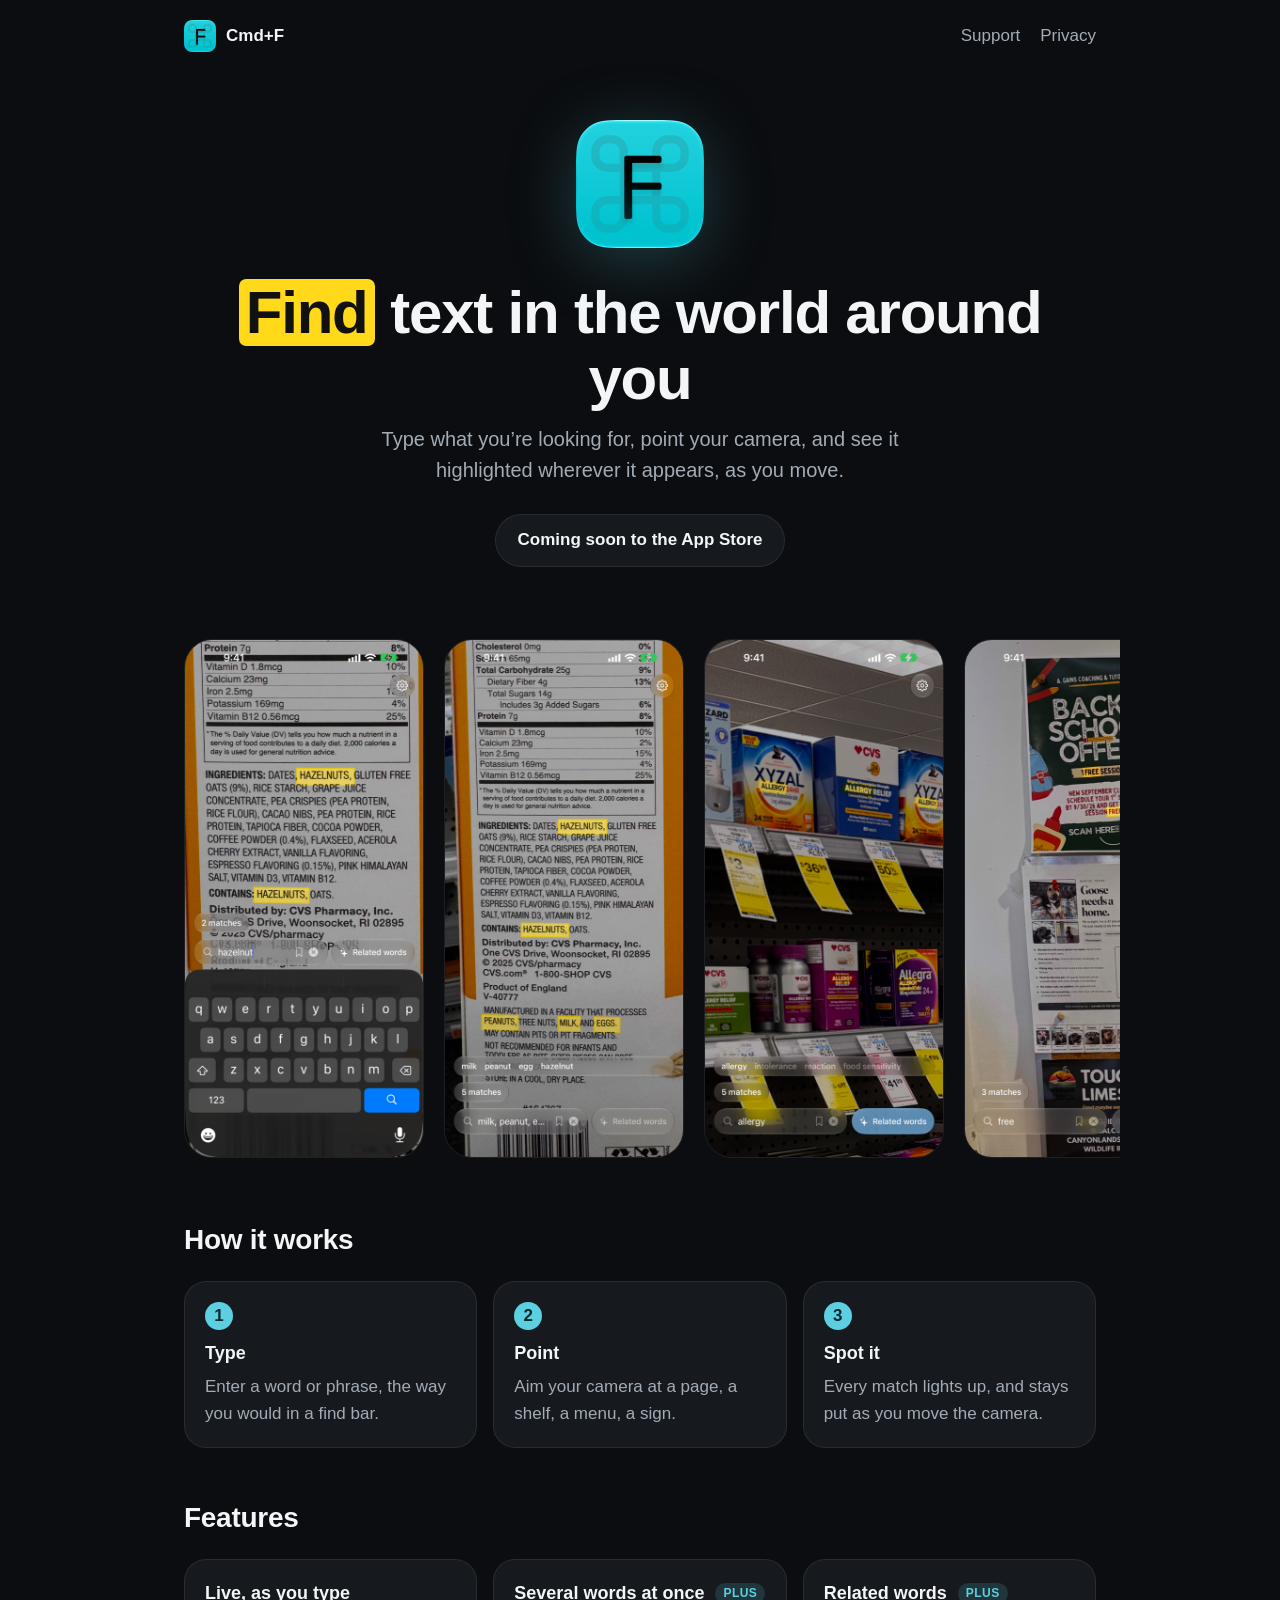
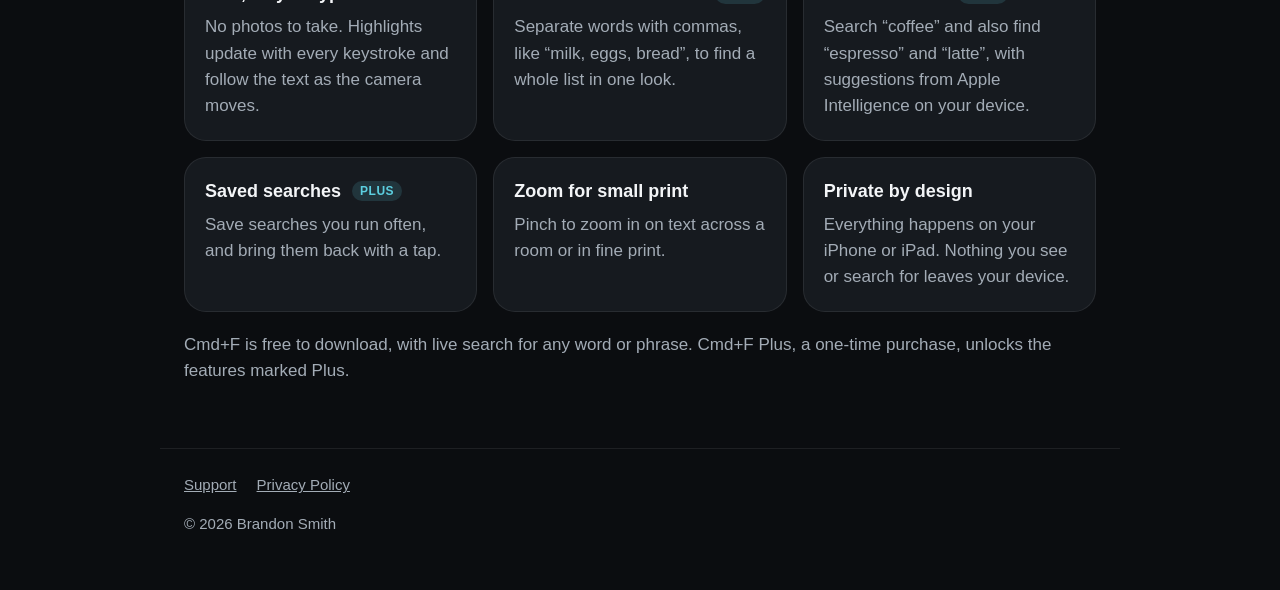
<file: index.html>
<!doctype html>
<html lang="en">
<head>
  <meta charset="utf-8">
  <meta name="viewport" content="width=device-width, initial-scale=1">
  <title>Cmd+F</title>
  <meta name="description" content="Cmd+F is Find for the real world: type a word, point your camera, and see it highlighted wherever it appears.">
  <link rel="icon" href="images/icon.png">
  <link rel="apple-touch-icon" href="images/icon.png">
  <link rel="stylesheet" href="style.css">
</head>
<body>
  <header class="nav">
    <a class="brand" href="./"><img src="images/icon.png" alt="">Cmd+F</a>
    <nav aria-label="Site">
      <ul>
        <li><a href="support.html">Support</a></li>
        <li><a href="privacy.html">Privacy</a></li>
      </ul>
    </nav>
  </header>

  <main>
    <div class="hero">
      <img class="icon" src="images/icon.png" alt="Cmd+F app icon">
      <h1><mark>Find</mark> text in the world around you</h1>
      <p>Type what you’re looking for, point your camera, and see it highlighted wherever it appears, as you move.</p>
      <!-- TODO: replace with the App Store badge and link once the app is live. -->
      <span class="badge">Coming soon to the App Store</span>
    </div>

    <div class="screens" aria-label="Screenshots">
      <img src="images/screens/01-find.png" alt="An ingredients list with “hazelnuts” highlighted in yellow">
      <img src="images/screens/02-several.png" alt="An ingredients list with hazelnuts, peanuts, milk and eggs highlighted at once">
      <img src="images/screens/03-related.png" alt="A pharmacy shelf with “allergy” highlighted on boxes, and related words listed">
      <img src="images/screens/04-board.png" alt="A bulletin board with “free” highlighted on a flyer">
      <img src="images/screens/05-saved.png" alt="Saved searches ready to tap above the search field">
    </div>

    <section aria-labelledby="how">
      <h2 id="how">How it works</h2>
      <ol class="steps">
        <li>
          <h3>Type</h3>
          <p>Enter a word or phrase, the way you would in a find bar.</p>
        </li>
        <li>
          <h3>Point</h3>
          <p>Aim your camera at a page, a shelf, a menu, a sign.</p>
        </li>
        <li>
          <h3>Spot it</h3>
          <p>Every match lights up, and stays put as you move the camera.</p>
        </li>
      </ol>
    </section>

    <section aria-labelledby="features">
      <h2 id="features">Features</h2>
      <ul class="features">
        <li>
          <h3>Live, as you type</h3>
          <p>No photos to take. Highlights update with every keystroke and follow the text as the camera moves.</p>
        </li>
        <li>
          <h3>Several words at once <span class="plus">Plus</span></h3>
          <p>Separate words with commas, like “milk, eggs, bread”, to find a whole list in one look.</p>
        </li>
        <li>
          <h3>Related words <span class="plus">Plus</span></h3>
          <p>Search “coffee” and also find “espresso” and “latte”, with suggestions from Apple Intelligence on your device.</p>
        </li>
        <li>
          <h3>Saved searches <span class="plus">Plus</span></h3>
          <p>Save searches you run often, and bring them back with a tap.</p>
        </li>
        <li>
          <h3>Zoom for small print</h3>
          <p>Pinch to zoom in on text across a room or in fine print.</p>
        </li>
        <li>
          <h3>Private by design</h3>
          <p>Everything happens on your iPhone or iPad. Nothing you see or search for leaves your device.</p>
        </li>
      </ul>
      <p class="note">Cmd+F is free to download, with live search for any word or phrase. Cmd+F Plus, a one-time purchase, unlocks the features marked Plus.</p>
    </section>
  </main>

  <footer>
    <nav aria-label="Footer">
      <a href="support.html">Support</a>
      <a href="privacy.html">Privacy Policy</a>
    </nav>
    <p>© 2026 Brandon Smith</p>
  </footer>
</body>
</html>
</file>
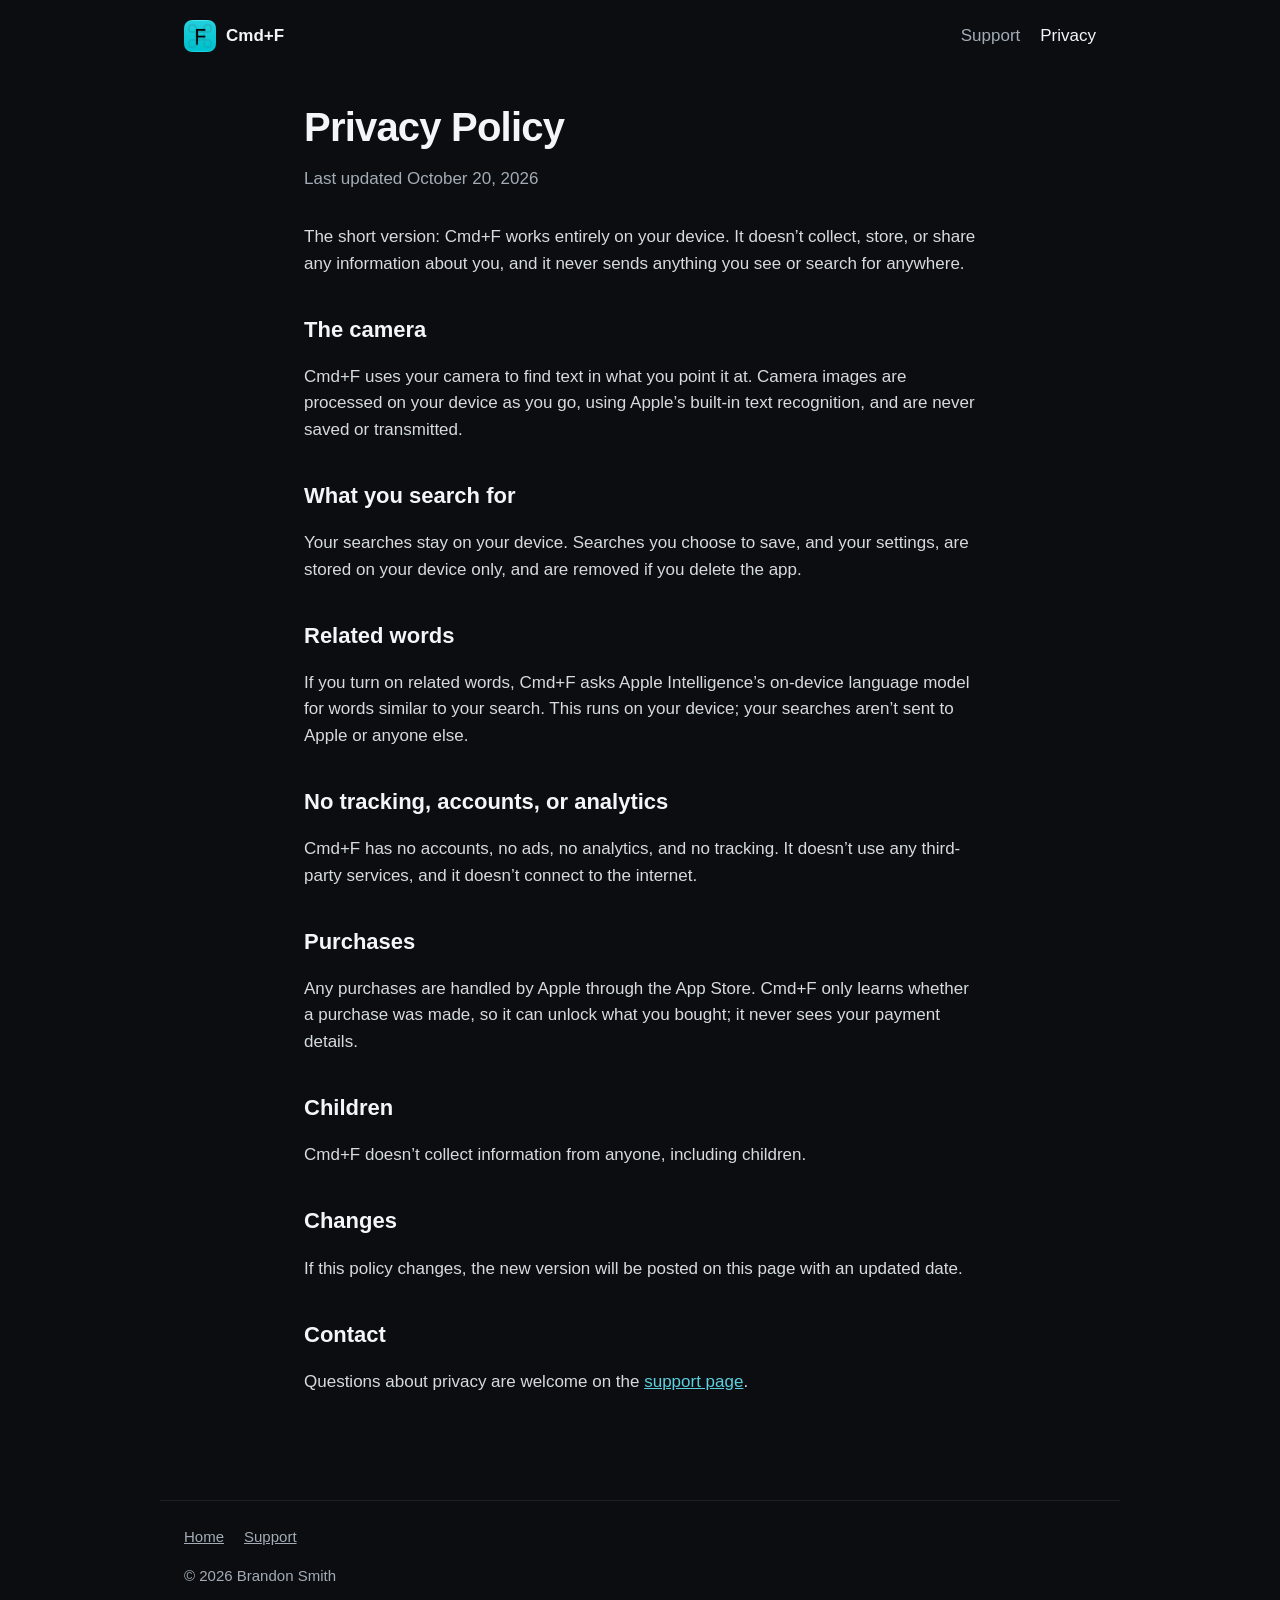
<file: privacy.html>
<!doctype html>
<html lang="en">
<head>
  <meta charset="utf-8">
  <meta name="viewport" content="width=device-width, initial-scale=1">
  <title>Privacy Policy · Cmd+F</title>
  <meta name="description" content="Cmd+F’s privacy policy: everything happens on your device, and no data is collected.">
  <link rel="icon" href="images/icon.png">
  <link rel="stylesheet" href="style.css">
</head>
<body>
  <header class="nav">
    <a class="brand" href="./"><img src="images/icon.png" alt="">Cmd+F</a>
    <nav aria-label="Site">
      <ul>
        <li><a href="support.html">Support</a></li>
        <li><a href="privacy.html" aria-current="page">Privacy</a></li>
      </ul>
    </nav>
  </header>

  <main class="page">
    <h1>Privacy Policy</h1>
    <p class="updated">Last updated October 20, 2026</p>

    <p>The short version: Cmd+F works entirely on your device. It doesn’t collect, store, or share any information about you, and it never sends anything you see or search for anywhere.</p>

    <h2>The camera</h2>
    <p>Cmd+F uses your camera to find text in what you point it at. Camera images are processed on your device as you go, using Apple’s built-in text recognition, and are never saved or transmitted.</p>

    <h2>What you search for</h2>
    <p>Your searches stay on your device. Searches you choose to save, and your settings, are stored on your device only, and are removed if you delete the app.</p>

    <h2>Related words</h2>
    <p>If you turn on related words, Cmd+F asks Apple Intelligence’s on-device language model for words similar to your search. This runs on your device; your searches aren’t sent to Apple or anyone else.</p>

    <h2>No tracking, accounts, or analytics</h2>
    <p>Cmd+F has no accounts, no ads, no analytics, and no tracking. It doesn’t use any third-party services, and it doesn’t connect to the internet.</p>

    <h2>Purchases</h2>
    <p>Any purchases are handled by Apple through the App Store. Cmd+F only learns whether a purchase was made, so it can unlock what you bought; it never sees your payment details.</p>

    <h2>Children</h2>
    <p>Cmd+F doesn’t collect information from anyone, including children.</p>

    <h2>Changes</h2>
    <p>If this policy changes, the new version will be posted on this page with an updated date.</p>

    <h2>Contact</h2>
    <p>Questions about privacy are welcome on the <a href="support.html">support page</a>.</p>
  </main>

  <footer>
    <nav aria-label="Footer">
      <a href="./">Home</a>
      <a href="support.html">Support</a>
    </nav>
    <p>© 2026 Brandon Smith</p>
  </footer>
</body>
</html>
</file>
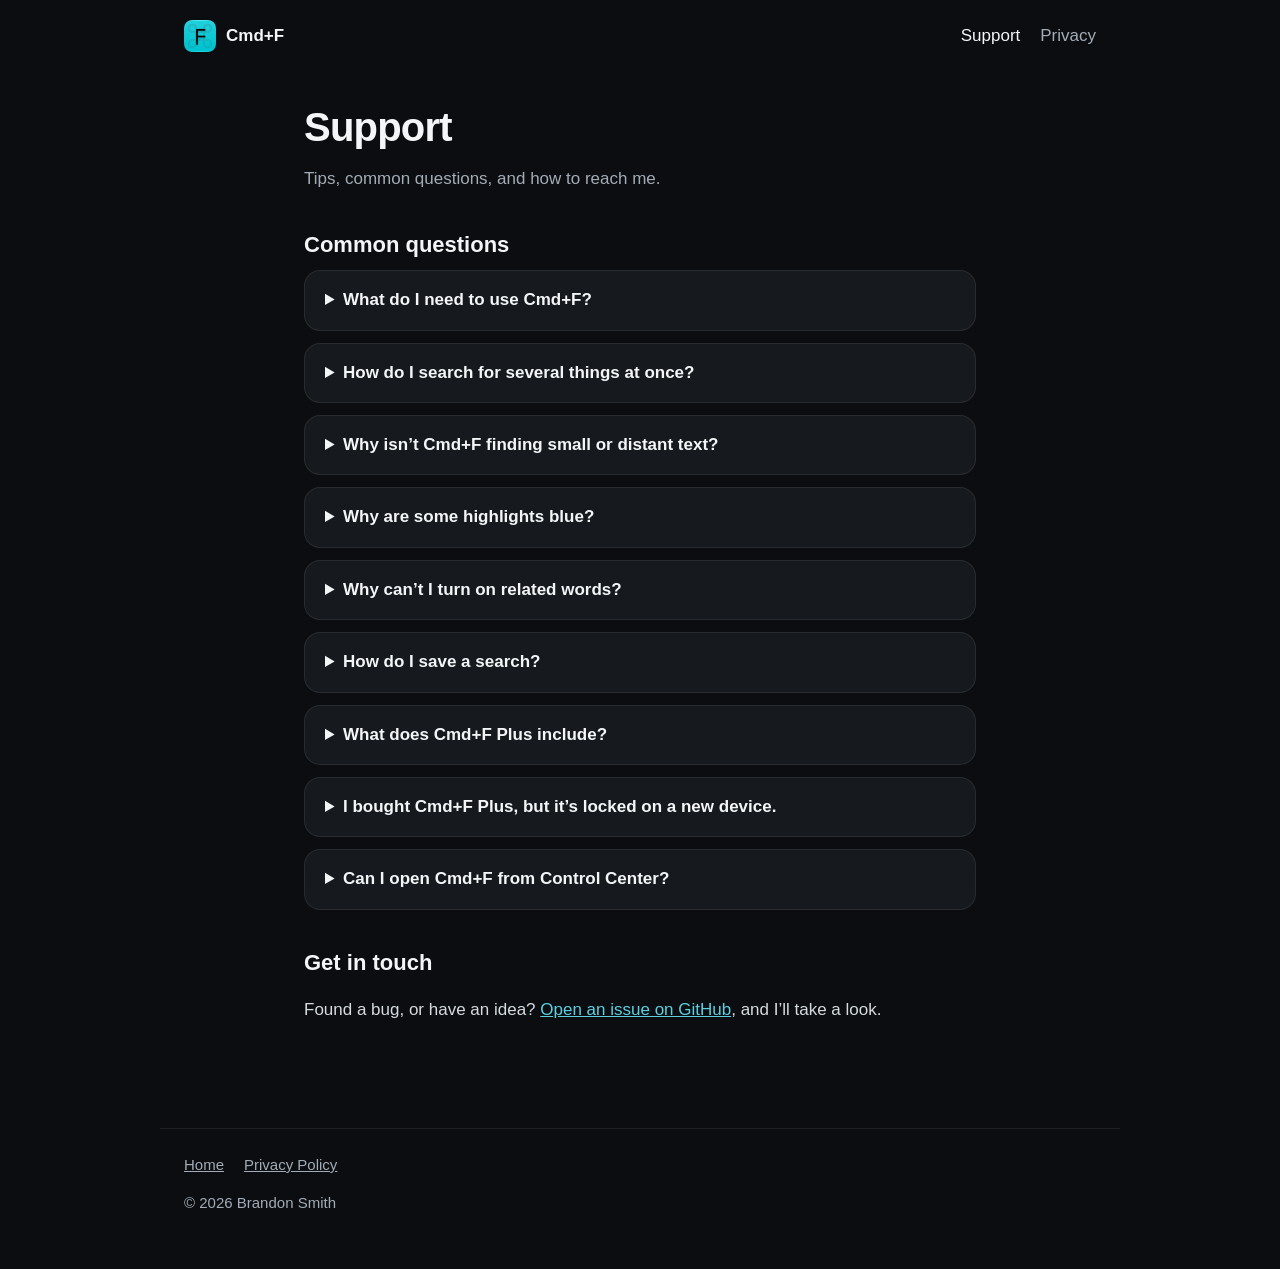
<file: support.html>
<!doctype html>
<html lang="en">
<head>
  <meta charset="utf-8">
  <meta name="viewport" content="width=device-width, initial-scale=1">
  <title>Support · Cmd+F</title>
  <meta name="description" content="Help with Cmd+F: tips, common questions, and how to get in touch.">
  <link rel="icon" href="images/icon.png">
  <link rel="stylesheet" href="style.css">
</head>
<body>
  <header class="nav">
    <a class="brand" href="./"><img src="images/icon.png" alt="">Cmd+F</a>
    <nav aria-label="Site">
      <ul>
        <li><a href="support.html" aria-current="page">Support</a></li>
        <li><a href="privacy.html">Privacy</a></li>
      </ul>
    </nav>
  </header>

  <main class="page">
    <h1>Support</h1>
    <p class="updated">Tips, common questions, and how to reach me.</p>

    <h2>Common questions</h2>

    <details>
      <summary>What do I need to use Cmd+F?</summary>
      <p>An iPhone or iPad running iOS 27 or later, with a camera. Related words also need Apple Intelligence to be available and turned on.</p>
    </details>

    <details>
      <summary>How do I search for several things at once?</summary>
      <p>Separate them with commas, like “milk, eggs, bread”. Spaces stay part of a search, so phrases like “olive oil” work as one.</p>
    </details>

    <details>
      <summary>Why isn’t Cmd+F finding small or distant text?</summary>
      <p>Pinch to zoom in, or move closer. Text that’s large enough to read comfortably on screen is found most reliably. Good light and holding the camera steady help too.</p>
    </details>

    <details>
      <summary>Why are some highlights blue?</summary>
      <p>With related words turned on, blue highlights are words related to your search, like “espresso” for “coffee”. Yellow highlights match what you typed.</p>
    </details>

    <details>
      <summary>Why can’t I turn on related words?</summary>
      <p>Related words use Apple Intelligence, so they need a device that supports it, with Apple Intelligence turned on in Settings. They also apply to one search at a time, so they pause while you’re searching for several words separated by commas.</p>
    </details>

    <details>
      <summary>How do I save a search?</summary>
      <p>Tap the bookmark in the search field. Saved searches appear above the search field when it’s empty, and you can edit or delete them in Settings.</p>
    </details>

    <details>
      <summary>What does Cmd+F Plus include?</summary>
      <p>Cmd+F Plus is a one-time purchase that unlocks searching for several words at once, saved searches, and related words. Live search for any single word or phrase is free.</p>
    </details>

    <details>
      <summary>I bought Cmd+F Plus, but it’s locked on a new device.</summary>
      <p>Open Settings (the gear button) and tap Restore Purchases, using the same Apple Account you bought it with.</p>
    </details>

    <details>
      <summary>Can I open Cmd+F from Control Center?</summary>
      <p>Yes. Open Control Center, tap and hold an empty spot, choose Add a Control, and search for Cmd+F. You can also add a Cmd+F widget to your Home Screen.</p>
    </details>

    <h2>Get in touch</h2>
    <p>Found a bug, or have an idea? <a href="https://github.com/brundonsmith/cmd-f/issues">Open an issue on GitHub</a>, and I’ll take a look.</p>
  </main>

  <footer>
    <nav aria-label="Footer">
      <a href="./">Home</a>
      <a href="privacy.html">Privacy Policy</a>
    </nav>
    <p>© 2026 Brandon Smith</p>
  </footer>
</body>
</html>
</file>
<file: style.css>
:root {
  --background: #0b0d10;
  --surface: #161a1f;
  --text: #f3f5f7;
  --secondary: #a3acb6;
  --accent: #5ccfe0;
  --highlight: #ffd91a;
  --border: rgba(255, 255, 255, 0.08);
  --radius: 22px;
  color-scheme: dark;
}

* {
  box-sizing: border-box;
}

html {
  -webkit-text-size-adjust: 100%;
}

body {
  margin: 0;
  background: var(--background);
  color: var(--text);
  font: 17px/1.55 -apple-system, BlinkMacSystemFont, "SF Pro Text", "Helvetica Neue", Helvetica, Arial, sans-serif;
}

a {
  color: var(--accent);
}

main,
header,
footer {
  max-width: 960px;
  margin: 0 auto;
  padding: 0 24px;
}

/* Site navigation */
.nav {
  display: flex;
  align-items: center;
  justify-content: space-between;
  padding-top: 20px;
  padding-bottom: 20px;
}

.nav .brand {
  display: flex;
  align-items: center;
  gap: 10px;
  color: var(--text);
  text-decoration: none;
  font-weight: 600;
}

.nav .brand img {
  width: 32px;
  height: 32px;
}

.nav ul {
  display: flex;
  gap: 20px;
  margin: 0;
  padding: 0;
  list-style: none;
}

.nav ul a {
  color: var(--secondary);
  text-decoration: none;
}

.nav ul a:hover,
.nav ul a[aria-current="page"] {
  color: var(--text);
}

/* Home page */
.hero {
  text-align: center;
  padding: 48px 0 32px;
}

.hero .icon {
  width: 128px;
  height: 128px;
  filter: drop-shadow(0 12px 32px rgba(92, 207, 224, 0.25));
}

.hero h1 {
  margin: 24px 0 12px;
  font-size: clamp(36px, 7vw, 60px);
  line-height: 1.1;
  letter-spacing: -0.02em;
}

/* Echoes the app: found text gets a highlighter-pen yellow. */
mark {
  background: var(--highlight);
  color: #111;
  padding: 0 0.12em;
  border-radius: 0.12em;
}

.hero p {
  max-width: 560px;
  margin: 0 auto;
  color: var(--secondary);
  font-size: 20px;
}

.badge {
  display: inline-block;
  margin-top: 28px;
  padding: 12px 22px;
  border: 1px solid var(--border);
  border-radius: 999px;
  background: var(--surface);
  color: var(--text);
  font-weight: 600;
  text-decoration: none;
}

.screens {
  display: flex;
  gap: 20px;
  margin: 40px -24px 0;
  padding: 0 24px 12px;
  overflow-x: auto;
  scroll-snap-type: x mandatory;
}

.screens img {
  flex: 0 0 auto;
  width: 240px;
  border-radius: 28px;
  border: 1px solid var(--border);
  scroll-snap-align: center;
}

section {
  padding: 48px 0 0;
}

section h2 {
  margin: 0 0 20px;
  font-size: 28px;
  letter-spacing: -0.01em;
}

.steps {
  display: grid;
  grid-template-columns: repeat(auto-fit, minmax(220px, 1fr));
  gap: 16px;
  margin: 0;
  padding: 0;
  list-style: none;
  counter-reset: step;
}

.steps li,
.features li {
  padding: 20px;
  border: 1px solid var(--border);
  border-radius: var(--radius);
  background: var(--surface);
}

.steps li::before {
  counter-increment: step;
  content: counter(step);
  display: inline-grid;
  place-items: center;
  width: 28px;
  height: 28px;
  margin-bottom: 10px;
  border-radius: 50%;
  background: var(--accent);
  color: #062a30;
  font-weight: 700;
}

.features {
  display: grid;
  grid-template-columns: repeat(auto-fit, minmax(260px, 1fr));
  gap: 16px;
  margin: 0;
  padding: 0;
  list-style: none;
}

.features h3,
.steps h3 {
  margin: 0 0 6px;
  font-size: 18px;
}

.plus {
  display: inline-block;
  margin-left: 6px;
  padding: 1px 8px;
  border-radius: 999px;
  background: rgba(92, 207, 224, 0.15);
  color: var(--accent);
  font-size: 12px;
  font-weight: 700;
  letter-spacing: 0.04em;
  text-transform: uppercase;
  vertical-align: 2px;
}

.note {
  margin: 20px 0 0;
  color: var(--secondary);
}

.features p,
.steps p {
  margin: 0;
  color: var(--secondary);
}

/* Text pages (privacy, support) */
.page {
  max-width: 720px;
  padding-top: 24px;
  padding-bottom: 24px;
}

.page h1 {
  margin: 0 0 8px;
  font-size: 40px;
  letter-spacing: -0.02em;
}

.page .updated {
  margin: 0 0 32px;
  color: var(--secondary);
}

.page h2 {
  margin: 36px 0 8px;
  font-size: 22px;
}

.page p,
.page li {
  color: #d6dbe0;
}

.page details {
  margin: 0 0 12px;
  padding: 16px 20px;
  border: 1px solid var(--border);
  border-radius: 16px;
  background: var(--surface);
}

.page summary {
  cursor: pointer;
  font-weight: 600;
}

.page details p {
  margin: 10px 0 0;
}

footer {
  margin-top: 64px;
  padding-top: 24px;
  padding-bottom: 40px;
  border-top: 1px solid var(--border);
  color: var(--secondary);
  font-size: 15px;
}

footer nav {
  display: flex;
  flex-wrap: wrap;
  gap: 20px;
  margin-bottom: 8px;
}

footer a {
  color: var(--secondary);
}

@media (max-width: 520px) {
  .nav ul {
    gap: 14px;
    font-size: 15px;
  }

  .screens img {
    width: 200px;
  }
}
</file>
